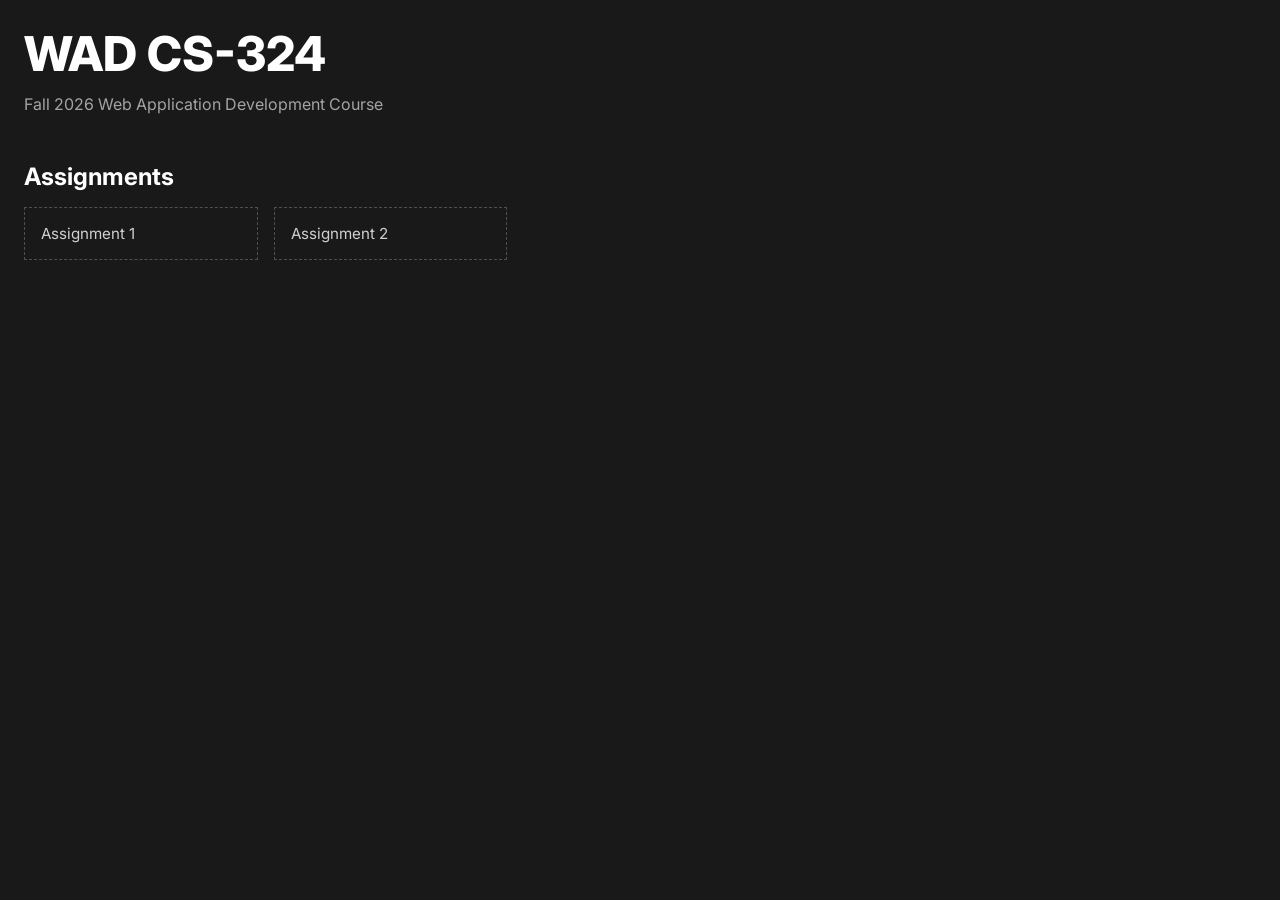
<file: index.html>
<!doctype html>
<html lang="en">
  <head>
    <meta charset="UTF-8" />
    <meta name="viewport" content="width=device-width, initial-scale=1.0" />
    <title>WAD CS-324</title>

    <link rel="preconnect" href="https://fonts.googleapis.com" />
    <link rel="preconnect" href="https://fonts.gstatic.com" crossorigin />
    <link
      href="https://fonts.googleapis.com/css2?family=Inter:ital,opsz,wght@0,14..32,100..900;1,14..32,100..900&display=swap"
      rel="stylesheet"
    />

    <style>
      * {
        margin: 0;
        padding: 0;
        box-sizing: border-box;
      }

      body {
        font-family: "Inter", sans-serif;
        background-color: #19191a;
        color: #fff;
      }

      .main {
        padding: 1.5rem;
      }

      .main-heading {
        font-size: 2rem;
        font-weight: 800;
        margin-bottom: 0.7rem;

        @media only screen and (min-width: 1080px) {
          font-size: 3rem;
        }
      }

      .main-intro {
        color: #a4a4a4;
      }

      .assignments {
        margin-top: 3rem;
      }

      .assignments h2 {
        font-size: 1.5rem;
        font-weight: 700;
        margin-bottom: 1rem;
      }

      .assignments ul {
        display: grid;
        grid-template-columns: 1fr;
        gap: 1rem;
        list-style: none;

        @media only screen and (min-width: 1080px) {
          grid-template-columns: repeat(5, 1fr);
        }
      }

      .assignment-item a {
        display: block;
        border: 1px dashed #5d5d5d;
        padding: 1rem;
        opacity: 0.8;
        font-size: 0.95rem;
        text-decoration: none;
        color: inherit;
        transition: background-color 0.2s ease-out;

        &:hover {
          background-color: #5d5d5d;
        }
      }
    </style>
  </head>

  <body>
    <main class="main">
      <div>
        <h1 class="main-heading">WAD CS-324</h1>
        <p class="main-intro">Fall 2026 Web Application Development Course</p>
      </div>

      <section class="assignments">
        <h2>Assignments</h2>

        <ul>
          <li class="assignment-item">
            <a href="assignments/01/index.html">Assignment 1</a>
          </li>
          <li class="assignment-item">
            <a href="assignments/02/index.html">Assignment 2</a>
          </li>
        </ul>
      </section>
    </main>
  </body>
</html>
</file>
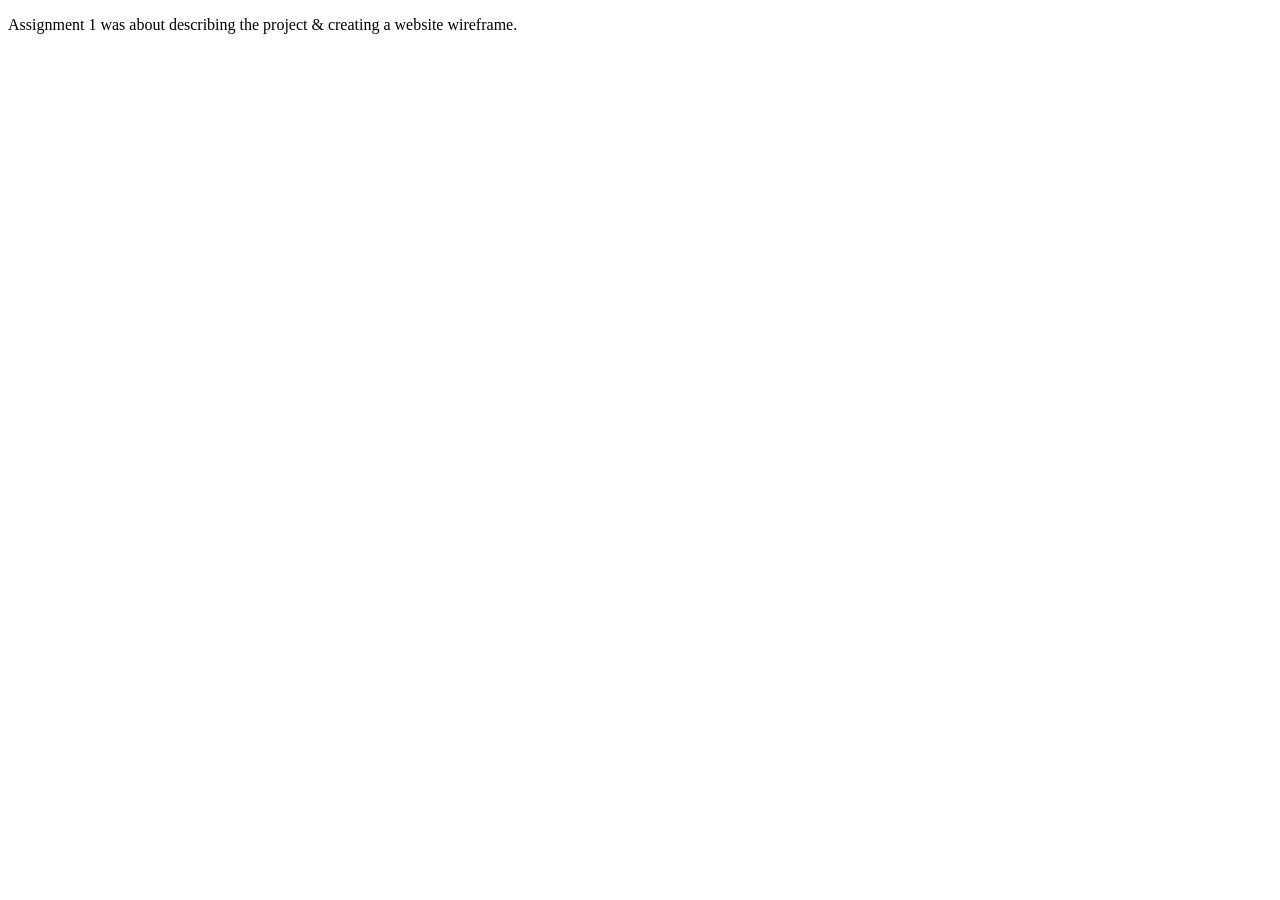
<file: assignments/01/index.html>
<!doctype html>
<html lang="en">
  <head>
    <meta charset="UTF-8" />
    <meta name="viewport" content="width=device-width, initial-scale=1.0" />
    <title>Assignment 1 | WAD CS-324</title>
  </head>

  <body>
    <p>
      Assignment 1 was about describing the project & creating a website
      wireframe.
    </p>
  </body>
</html>
</file>
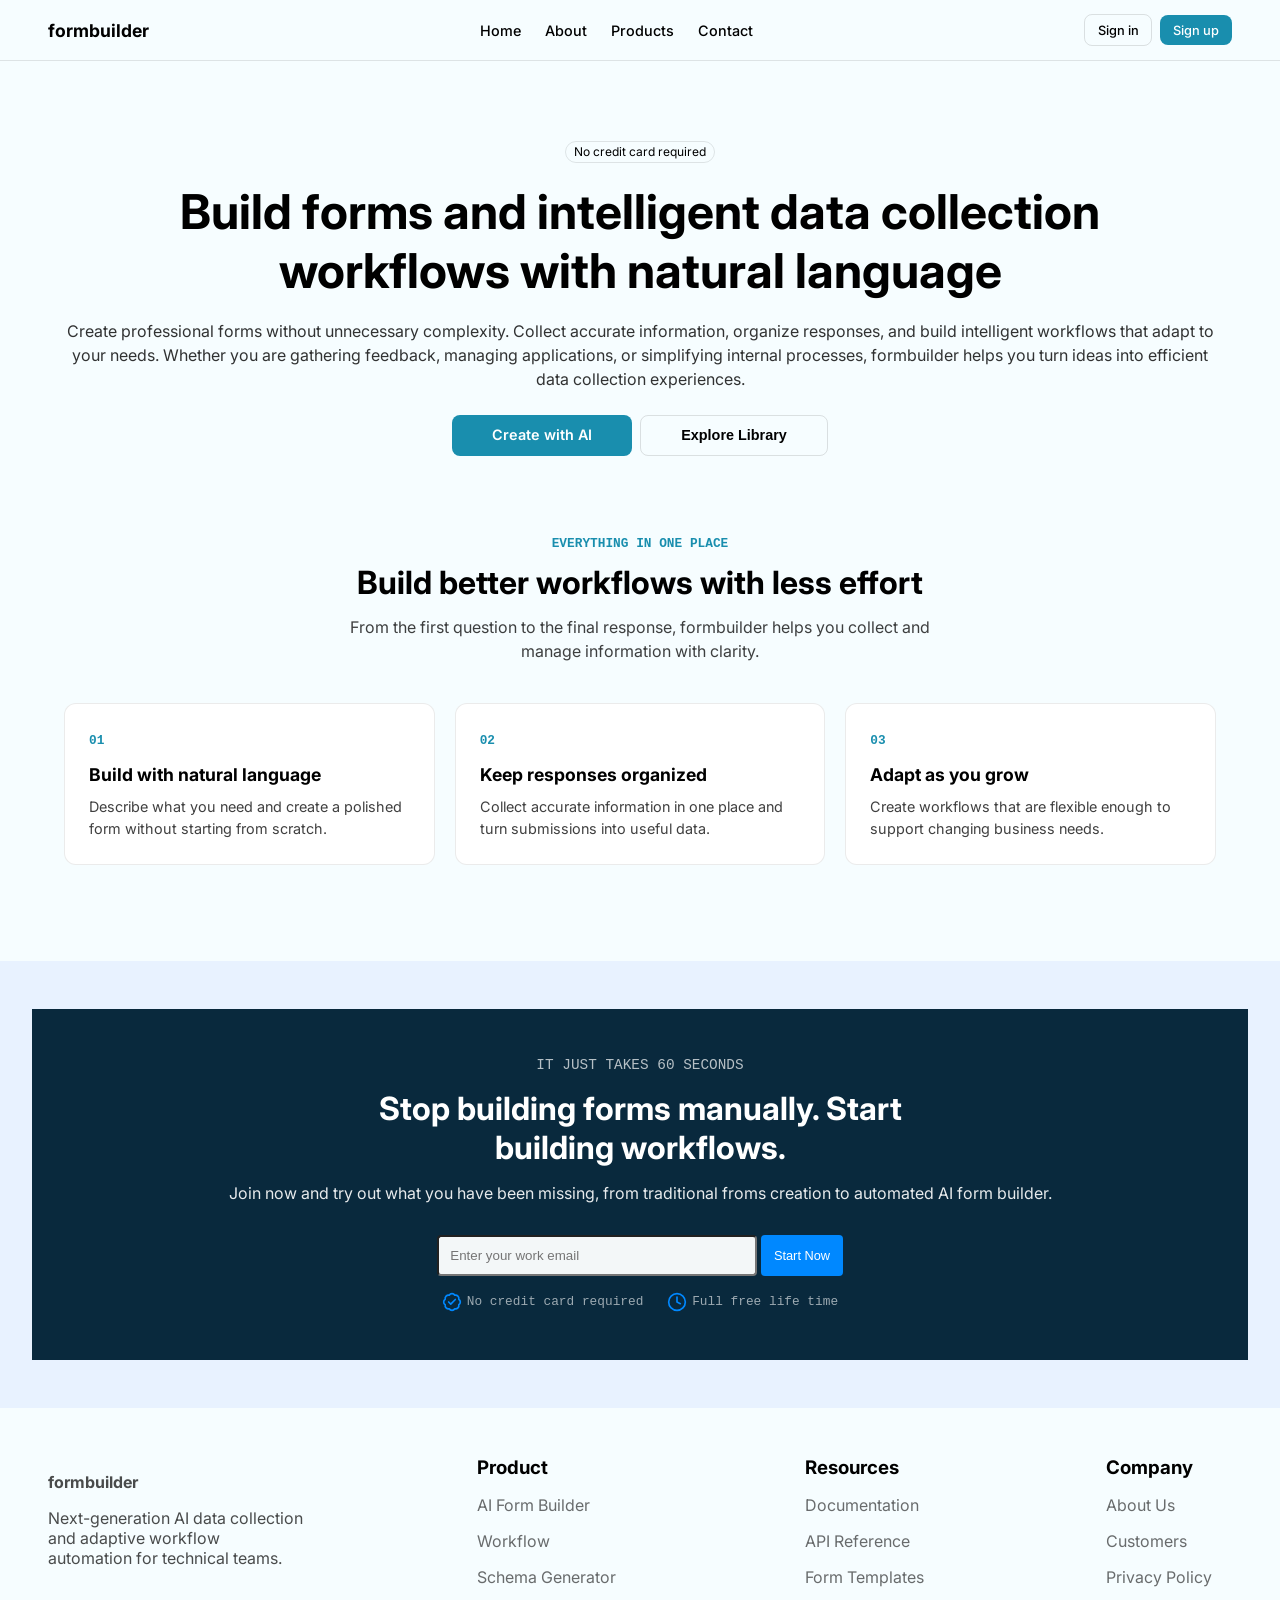
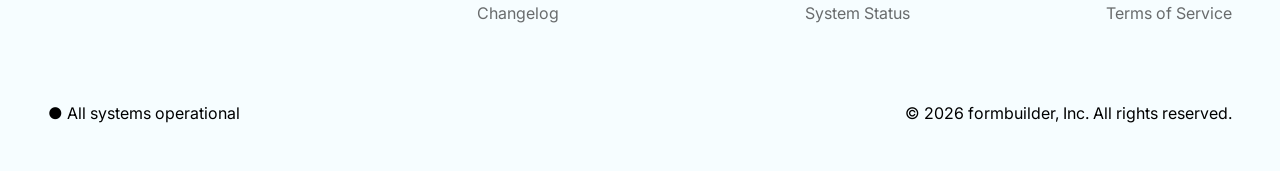
<file: assignments/02/index.html>
<!doctype html>
<html lang="en">
  <head>
    <meta charset="UTF-8" />
    <meta name="viewport" content="width=device-width, initial-scale=1.0" />
    <title>formbuilder</title>

    <link rel="preconnect" href="https://fonts.googleapis.com" />
    <link rel="preconnect" href="https://fonts.gstatic.com" crossorigin />
    <link
      href="https://fonts.googleapis.com/css2?family=Inter:ital,opsz,wght@0,14..32,100..900;1,14..32,100..900&display=swap"
      rel="stylesheet"
    />

    <link rel="stylesheet" href="css/base.css" />
    <link rel="stylesheet" href="css/header.css" />
    <link rel="stylesheet" href="css/home.css" />
  </head>
  <body>
    <header class="main-header">
      <div class="main-header-wrapper">
        <div class="menu-toggle">
          <input type="checkbox" id="menu-toggle-input" />
          <label for="menu-toggle-input" class="menu-toggle-icon">
            <img
              src="assets/icons/menu.svg"
              alt="Menu Open Icon"
              class="menu-open-icon"
              width="20"
              height="20"
            />
            <img
              src="assets/icons/x.svg"
              alt="Menu Close Icon"
              class="menu-close-icon"
              width="20"
              height="20"
            />
          </label>
        </div>
        <div class="main-header-logo">formbuilder</div>
        <div class="main-header-mobile-actions">
          <a href="signin.html" class="btn btn-flat">Sign in</a>
        </div>

        <div class="main-header-menu">
          <nav class="main-header-nav">
            <ul class="main-header-links">
              <li class="main-header-link-item">
                <a href="">Home</a>
              </li>
              <li class="main-header-link-item">
                <a href="">About</a>
              </li>
              <li class="main-header-link-item">
                <a href="">Products</a>
              </li>
              <li class="main-header-link-item">
                <a href="">Contact</a>
              </li>
            </ul>
          </nav>
          <div class="main-header-mobile-actions">
            <a href="signup.html" class="btn btn-primary btn-lg">Sign up</a>
          </div>
          <div class="main-header-desktop-actions">
            <a href="signin.html" class="btn btn-flat">Sign in</a>
            <a href="signup.html" class="btn btn-primary">Sign up</a>
          </div>
        </div>
      </div>
    </header>

    <main class="main">
      <section class="hero">
        <div class="badge"><span>No credit card required</span></div>
        <h1>
          Build forms and intelligent data collection workflows with natural
          language
        </h1>
        <p>
          Create professional forms without unnecessary complexity. Collect
          accurate information, organize responses, and build intelligent
          workflows that adapt to your needs. Whether you are gathering
          feedback, managing applications, or simplifying internal processes,
          formbuilder helps you turn ideas into efficient data collection
          experiences.
        </p>

        <div class="hero-btns">
          <a href="signup.html" class="btn btn-primary btn-lg"
            >Create with AI</a
          >
          <button class="btn btn-flat btn-lg">Explore Library</button>
        </div>
      </section>

      <section class="features">
        <div class="features-header">
          <p class="muted-p">Everything in one place</p>
          <h2>Build better workflows with less effort</h2>
          <p>
            From the first question to the final response, formbuilder helps you
            collect and manage information with clarity.
          </p>
        </div>

        <div class="features-grid">
          <article class="feature-card">
            <span class="feature-number">01</span>
            <h3>Build with natural language</h3>
            <p>
              Describe what you need and create a polished form without starting
              from scratch.
            </p>
          </article>

          <article class="feature-card">
            <span class="feature-number">02</span>
            <h3>Keep responses organized</h3>
            <p>
              Collect accurate information in one place and turn submissions
              into useful data.
            </p>
          </article>

          <article class="feature-card">
            <span class="feature-number">03</span>
            <h3>Adapt as you grow</h3>
            <p>
              Create workflows that are flexible enough to support changing
              business needs.
            </p>
          </article>
        </div>
      </section>

      <section class="bottom-signup">
        <div class="wrapper">
          <p class="muted-p">It just takes 60 seconds</p>
          <h2>Stop building forms manually. Start building workflows.</h2>
          <p class="desc-p">
            Join now and try out what you have been missing, from traditional
            froms creation to automated AI form builder.
          </p>

          <div class="input-container">
            <input
              type="email"
              name="email"
              id="email"
              placeholder="Enter your work email"
            />
            <button class="btn btn-primary">Start Now</button>
          </div>

          <div class="badges-container">
            <div>
              <img
                src="assets/icons/badge-check.svg"
                alt="Check Icon"
                width="20"
              />
              <span>No credit card required</span>
            </div>

            <div>
              <img src="assets/icons/clock.svg" alt="Clock Icon" width="20" />
              <span>Full free life time</span>
            </div>
          </div>
        </div>
      </section>
    </main>

    <footer class="site-footer">
      <div class="site-footer-main">
        <div class="site-footer-about">
          <p><strong>formbuilder</strong></p>
          <p>
            Next-generation AI data collection and adaptive workflow<br />
            automation for technical teams.
          </p>
        </div>

        <div class="site-footer-column">
          <h3>Product</h3>
          <a href="#">AI Form Builder</a>
          <a href="#">Workflow</a>
          <a href="#">Schema Generator</a>
          <a href="#">Changelog</a>
        </div>

        <div class="site-footer-column">
          <h3>Resources</h3>
          <a href="#">Documentation</a>
          <a href="#">API Reference</a>
          <a href="#">Form Templates</a>
          <a href="#">System Status</a>
        </div>

        <div class="site-footer-column">
          <h3>Company</h3>
          <a href="#">About Us</a>
          <a href="#">Customers</a>
          <a href="#">Privacy Policy</a>
          <a href="#">Terms of Service</a>
        </div>
      </div>

      <div class="site-footer-bottom">
        <p>● All systems operational</p>
        <div>
          <span>&copy; 2026 formbuilder, Inc. All rights reserved.</span>
        </div>
      </div>
    </footer>
  </body>
</html>
</file>
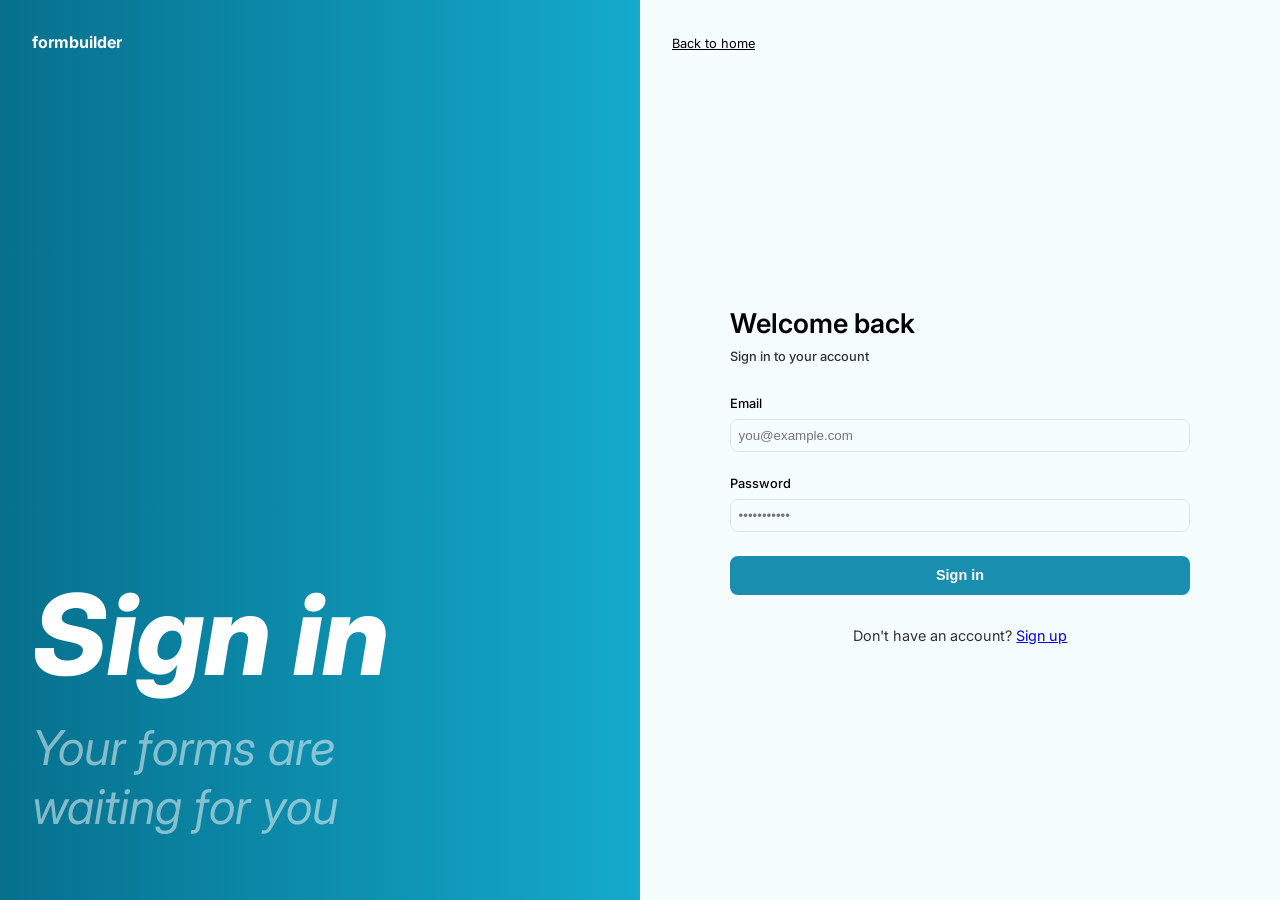
<file: assignments/02/signin.html>
<!doctype html>
<html lang="en">
  <head>
    <meta charset="UTF-8" />
    <meta name="viewport" content="width=device-width, initial-scale=1.0" />
    <title>Sign in - formbuilder</title>

    <link rel="preconnect" href="https://fonts.googleapis.com" />
    <link rel="preconnect" href="https://fonts.gstatic.com" crossorigin />
    <link
      href="https://fonts.googleapis.com/css2?family=Inter:ital,opsz,wght@0,14..32,100..900;1,14..32,100..900&display=swap"
      rel="stylesheet"
    />

    <link rel="stylesheet" href="css/base.css" />
    <link rel="stylesheet" href="css/header.css" />
    <link rel="stylesheet" href="css/auth.css" />
  </head>
  <body>
    <main>
      <div class="left">
        <div class="logo">
          <a href="">formbuilder</a>
        </div>
        <div class="content">
          <h1>Sign in</h1>
          <p>Your forms are waiting for you</p>
        </div>
      </div>

      <div class="right">
        <div class="back-link">
          <a href="index.html">Back to home</a>
        </div>

        <div class="content-wrapper">
          <div class="head">
            <h1>Welcome back</h1>
            <p>Sign in to your account</p>
          </div>

          <form action="" method="post">
            <div class="item">
              <label for="email">Email</label>
              <input
                type="email"
                name="email"
                id="email"
                placeholder="you@example.com"
                required
              />
            </div>
            <div class="item">
              <label for="password">Password</label>
              <input
                type="password"
                name="password"
                id="password"
                placeholder="•••••••••••"
                required
              />
            </div>
            <button
              type="submit"
              class="btn btn-primary btn-lg"
              id="signup-btn"
            >
              Sign in
            </button>
          </form>

          <div class="signin-text">
            <p>Don't have an account?</p>
            <a href="signup.html">Sign up</a>
          </div>
        </div>
      </div>
    </main>
  </body>
</html>
</file>
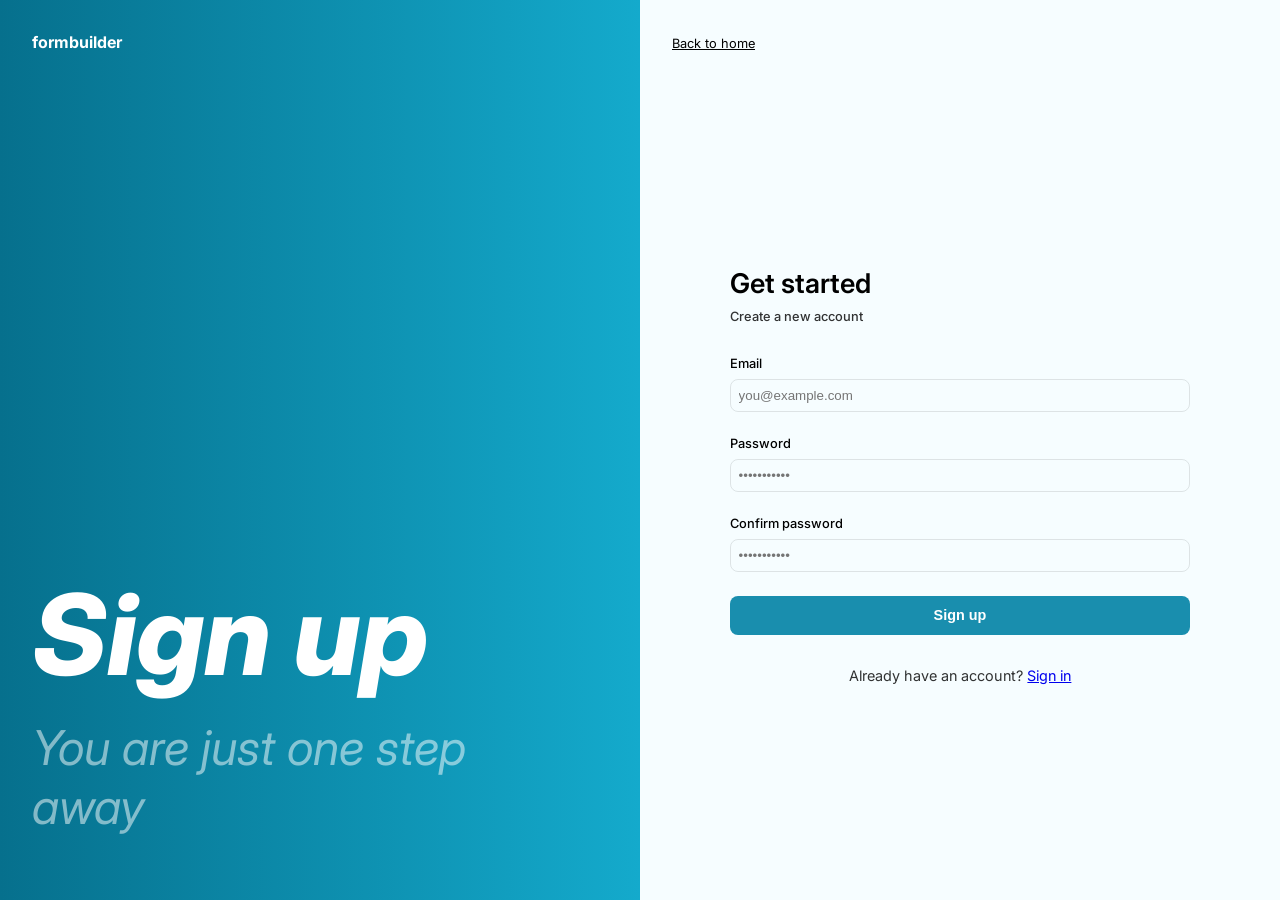
<file: assignments/02/signup.html>
<!doctype html>
<html lang="en">
  <head>
    <meta charset="UTF-8" />
    <meta name="viewport" content="width=device-width, initial-scale=1.0" />
    <title>Sign up - formbuilder</title>

    <link rel="preconnect" href="https://fonts.googleapis.com" />
    <link rel="preconnect" href="https://fonts.gstatic.com" crossorigin />
    <link
      href="https://fonts.googleapis.com/css2?family=Inter:ital,opsz,wght@0,14..32,100..900;1,14..32,100..900&display=swap"
      rel="stylesheet"
    />

    <link rel="stylesheet" href="css/base.css" />
    <link rel="stylesheet" href="css/header.css" />
    <link rel="stylesheet" href="css/auth.css" />
  </head>
  <body>
    <main>
      <div class="left">
        <div class="logo">
          <a href="">formbuilder</a>
        </div>
        <div class="content">
          <h1>Sign up</h1>
          <p>You are just one step away</p>
        </div>
      </div>

      <div class="right">
        <div class="back-link">
          <a href="index.html">Back to home</a>
        </div>

        <div class="content-wrapper">
          <div class="head">
            <h1>Get started</h1>
            <p>Create a new account</p>
          </div>

          <form action="" method="post">
            <div class="item">
              <label for="email">Email</label>
              <input
                type="email"
                name="email"
                id="email"
                placeholder="you@example.com"
                required
              />
            </div>
            <div class="item">
              <label for="password">Password</label>
              <input
                type="password"
                name="password"
                id="password"
                placeholder="•••••••••••"
                required
              />
            </div>
            <div class="item">
              <label for="repeat-password">Confirm password</label>
              <input
                type="password"
                name="repeat-password"
                id="repeat-password"
                placeholder="•••••••••••"
                required
              />
            </div>
            <button
              type="submit"
              class="btn btn-primary btn-lg"
              id="signup-btn"
            >
              Sign up
            </button>
          </form>

          <div class="signin-text">
            <p>Already have an account?</p>
            <a href="signin.html">Sign in</a>
          </div>
        </div>
      </div>
    </main>
  </body>
</html>
</file>
<file: assignments/02/css/base.css>
* {
  margin: 0;
  padding: 0;
  box-sizing: border-box;
}

:root {
  font-size: 16px;

  --font-family: 'Inter', sans-serif;

  --color-bg: rgb(246, 253, 255);
  --color-text: #000;

  --color-primary: rgb(25, 142, 174);
  --color-primary-2: rgb(56, 153, 180);

  --deskop-max-width: 76rem;
  --spacing-body-x: 1rem;
}

body {
  font-family: var(--font-family);
  background-color: var(--color-bg);
  color: var(--color-text);
}

.btn {
  background: transparent;
  color: #000;
  border: none;
  text-decoration: none;
  text-align: center;
  padding: 0.45rem 0.8rem;
  border-radius: 0.5rem;
  font-size: 0.8rem;
  font-weight: 500;
  cursor: pointer;
  transition: background-color 0.25s ease-out;
}

.btn-flat {
  border: 1px solid rgba(104, 104, 104, 0.2);

  &:hover {
    background-color: rgb(248, 246, 246);
  }
}

.btn-primary {
  background-color: var(--color-primary);
  color: #fff;

  &:hover {
    background-color: var(--color-primary-2);
  }
}

.btn-lg {
  padding-top: 0.7rem;
  padding-bottom: 0.7rem;
  font-size: 0.9rem;
  font-weight: 600;
}
</file>
<file: assignments/02/css/header.css>
.main-header {
  position: sticky;
  top: 0;
  left: 0;
  z-index: 99;
  background-color: var(--color-bg);
  border-bottom: 1px solid rgba(0, 0, 0, 0.1);
}

.main-header-wrapper {
  display: grid;
  grid-template-columns: 1fr auto 1fr;
  align-items: center;
  height: 60px;
  padding: 0.5rem var(--spacing-body-x);
}

.main-header-logo {
  justify-self: center;
  font-size: 1.1rem;
  font-weight: 700;
  cursor: default;
  color: var(--color-text);
}

.menu-toggle {
  justify-self: start;
}

#menu-toggle-input {
  display: none;
}

#menu-toggle-input:checked + .menu-toggle-icon .menu-open-icon {
  display: none;
}

#menu-toggle-input:not(:checked) + .menu-toggle-icon .menu-close-icon {
  display: none;
}

.main-header-wrapper > .main-header-mobile-actions {
  justify-self: end;
}

/* Navigation Menu */
.main-header-menu {
  position: fixed;
  top: 61px;
  left: 0;
  z-index: 9;
  width: 100%;
  height: calc(100dvh - 60px);
  padding: 2rem;
  background-color: var(--color-bg);
  transform: translateX(-100%);
  opacity: 0;
}

.main-header:has(#menu-toggle-input:checked) .main-header-menu {
  transform: translateX(0);
  opacity: 1;
}

.main-header-links {
  display: flex;
  flex-direction: column;
  gap: 1.2rem;
}

.main-header-link-item {
  list-style: none;
}

.main-header-link-item a {
  color: var(--color-text);
  font-size: 1rem;
  font-weight: 500;
  text-decoration: none;
  transition: color 0.25s ease-out;

  &:hover {
    color: var(--color-primary);
  }
}

.main-header-menu .main-header-mobile-actions {
  display: flex;
  flex-direction: column;
  margin-top: 2rem;
}

.main-header-desktop-actions {
  display: none;
}

@media only screen and (min-width: 1080px) {
  .main-header-wrapper {
    max-width: var(--deskop-max-width);
    margin: auto;
    grid-template-columns: auto auto;
  }

  .main-header .menu-toggle,
  .main-header .main-header-mobile-actions {
    display: none;
  }

  .main-header-logo {
    grid-column: 1;
    justify-self: start;
  }

  .main-header-menu {
    position: static;
    display: flex;
    flex-direction: row;
    justify-content: space-between;
    align-items: center;
    width: auto;
    height: auto;
    padding: 0;
    transform: translateX(0);
    opacity: 1;
  }

  .main-header-links {
    flex-direction: row;
    gap: 1.5rem;
  }

  .main-header-link-item a {
    font-size: 0.9rem;
  }

  .main-header-desktop-actions {
    display: flex;
    align-items: center;
    gap: 0.5rem;
  }
}
</file>
<file: assignments/02/css/home.css>
.hero {
  max-width: var(--deskop-max-width);
  margin: auto;
  padding: 0 1rem;
  padding-top: 3rem;
  padding-bottom: 8rem;
}

.hero .badge {
  display: flex;
  justify-content: center;
}

.hero .badge span {
  font-size: 0.75rem;
  border: 1px solid rgba(0, 0, 0, 0.1);
  border-radius: 1rem;
  padding: 0.15rem 0.5rem;
}

.hero h1 {
  margin-top: 1.2rem;
  margin-bottom: 1.2rem;
  font-size: 1.6rem;
  text-align: center;
}

.hero p {
  font-size: 0.95rem;
  text-align: center;
  line-height: 1.5;
  opacity: 0.8;
}

.hero .hero-btns {
  display: flex;
  flex-direction: column;
  gap: 0.5rem;
  margin-top: 1.5rem;
}

.features {
  max-width: var(--deskop-max-width);
  margin: auto;
  padding: 0 1rem 5rem;
}

.features-header {
  max-width: 38rem;
  margin: auto;
  text-align: center;
}

.features-header .muted-p {
  font-family: monospace;
  color: var(--color-primary);
  text-transform: uppercase;
  font-size: 0.8rem;
  font-weight: 600;
}

.features-header h2 {
  margin: 0.8rem 0;
  font-size: 1.7rem;
}

.features-header > p:last-child {
  line-height: 1.5;
  opacity: 0.75;
}

.features-grid {
  display: grid;
  grid-template-columns: 1fr;
  gap: 1rem;
  margin-top: 2.5rem;
}

.feature-card {
  padding: 1.5rem;
  background-color: #fff;
  border: 1px solid rgba(0, 0, 0, 0.08);
  border-radius: 0.75rem;
}

.feature-number {
  display: inline-block;
  color: var(--color-primary);
  font-family: monospace;
  font-size: 0.8rem;
  font-weight: 600;
}

.feature-card h3 {
  margin: 1rem 0 0.7rem;
  font-size: 1.1rem;
}

.feature-card p {
  line-height: 1.5;
  font-size: 0.9rem;
  opacity: 0.75;
}

.bottom-signup {
  padding: 3rem 0;
  background-color: rgb(232, 242, 255);
}

.bottom-signup .wrapper {
  max-width: var(--deskop-max-width);
  margin: auto;
  background-color: rgb(9, 41, 61);
  color: white;
  text-align: center;
  padding: 3rem 1rem;
  border-radius: 0;
}

.bottom-signup .wrapper .muted-p {
  font-family: monospace;
  opacity: 0.7;
  text-transform: uppercase;
  font-size: 0.9rem;
}

.bottom-signup .wrapper h2 {
  margin: 1rem auto;
  font-size: 1.5rem;
}

.bottom-signup .wrapper .desc-p {
  opacity: 0.9;
}

.bottom-signup .input-container {
  margin-top: 2rem;
  display: flex;
  justify-content: center;
  gap: 4px;
}

.bottom-signup .input-container input {
  padding: 0.7rem;
  max-width: 320px;
  background-color: #f3f7f8;
  border-radius: 4px;
}

.bottom-signup .input-container button {
  border-radius: 4px;
  background-color: #0088ff;
}

.badges-container {
  margin-top: 1rem;
  display: flex;
  align-items: center;
  justify-content: center;
  gap: 1.5rem;
}

.badges-container div {
  display: flex;
  align-items: center;
  gap: 0.3rem;
}

.badges-container div span {
  font-family: monospace;
  font-size: 0.8rem;
  opacity: 0.6;
}

footer {
  max-width: var(--deskop-max-width);
  margin: auto;
  padding: 3rem 1rem;
}

.site-footer-main {
  display: grid;
  grid-template-columns: 1fr;
  gap: 3rem;
}

.site-footer-about p {
  margin-top: 1rem;
  opacity: 0.7;
}

.site-footer-bottom {
  margin-top: 5rem;
  display: flex;
  flex-direction: column;
  gap: 1rem;
  align-items: start;
}

.site-footer-column {
  justify-self: start;
  display: flex;
  flex-direction: column;
  gap: 1rem;
}

.site-footer-column a {
  text-decoration: none;
  color: #00000093;
}

@media only screen and (min-width: 800px) {
  .hero {
    padding: 5rem 2rem;
  }

  .hero h1 {
    font-size: 2.5rem;
  }

  .hero p {
    font-size: 1rem;
  }

  .hero .hero-btns {
    flex-direction: row;
    justify-content: center;
  }

  .features {
    padding: 0 2rem 6rem;
  }

  .features-header h2 {
    font-size: 2rem;
  }

  .features-grid {
    grid-template-columns: repeat(3, 1fr);
    gap: 1.25rem;
  }
}

@media only screen and (min-width: 1080px) {
  .hero h1 {
    font-size: 3rem;
  }

  .hero .hero-btns button,
  .hero .hero-btns a {
    padding-left: 2.5rem;
    padding-right: 2.5rem;
  }

  .bottom-signup .wrapper h2 {
    max-width: 50%;
    font-size: 2rem;
  }

  .bottom-signup .input-container input {
    width: 420px;
  }

  .site-footer-main {
    grid-template-columns: repeat(4, 1fr);
  }

  .site-footer-bottom {
    flex-direction: row;
    justify-content: space-between;
  }

  .site-footer-column {
    justify-self: end;
  }
}
</file>
<file: assignments/02/css/auth.css>
main {
  width: 100%;
  height: 100dvh;
  display: flex;
}

.left {
  display: none;
}

.right {
  width: 100%;
  padding: 2rem;
}

.right .back-link a {
  color: #000;
  font-size: 0.8rem;
}

.right .head {
  margin-top: 1.5rem;
}

.right .head h1 {
  font-size: 1.7rem;
  font-weight: 600;
  line-height: 1.8;
}

.right .head p {
  font-size: 0.8rem;
  font-weight: 500;
  opacity: 0.8;
}

form {
  margin-top: 2rem;
  display: flex;
  flex-direction: column;
  gap: 1.5rem;
  width: 100%;
}

form .item {
  display: flex;
  flex-direction: column;
  gap: 0.5rem;
}

form .item label {
  font-size: 0.8rem;
  font-weight: 500;
}

form .item input {
  background: transparent;
  border: 1px solid rgba(0, 0, 0, 0.1);
  border-radius: 0.5rem;
  padding: 0.5rem;
}

.signin-text {
  margin-top: 2rem;
  display: flex;
  align-items: center;
  justify-content: center;
  gap: 0.3rem;
  font-size: 0.9rem;
}

.signin-text p {
  opacity: 0.8;
}

@media only screen and (min-width: 600px) {
  .right {
    width: 512px;
    margin-left: auto;
    margin-right: auto;
  }
}

@media only screen and (min-width: 1100px) {
  .right {
    display: grid;
    grid-template-rows: auto 1fr;
    width: 50%;
  }

  .right .content-wrapper {
    align-self: center;
    width: 80%;
    margin: auto;
  }

  .left {
    display: flex;
    flex-direction: column;
    justify-content: space-between;
    align-items: start;
    color: #fff;
    background: linear-gradient(to right, #06708d, #14aacc);
    width: 50%;
    height: 100%;
    padding: 2rem;
    padding-bottom: 4rem;
  }

  .left .logo a {
    font-size: 1rem;
    font-weight: 700;
    color: #fff;
    text-decoration: none;
  }

  .left .content {
    width: 100%;
    margin-left: auto;
    font-style: italic;
  }

  .left .content h1 {
    font-size: 7rem;
    font-weight: 800;
    margin-bottom: 1rem;
  }

  .left .content p {
    width: 80%;
    font-size: 3rem;
    opacity: 0.5;
  }
}

@media only screen and (min-width: 1300px) {
  .right .content-wrapper {
    width: 60%;
  }

  .left .content {
    width: 80%;
  }
}
</file>
